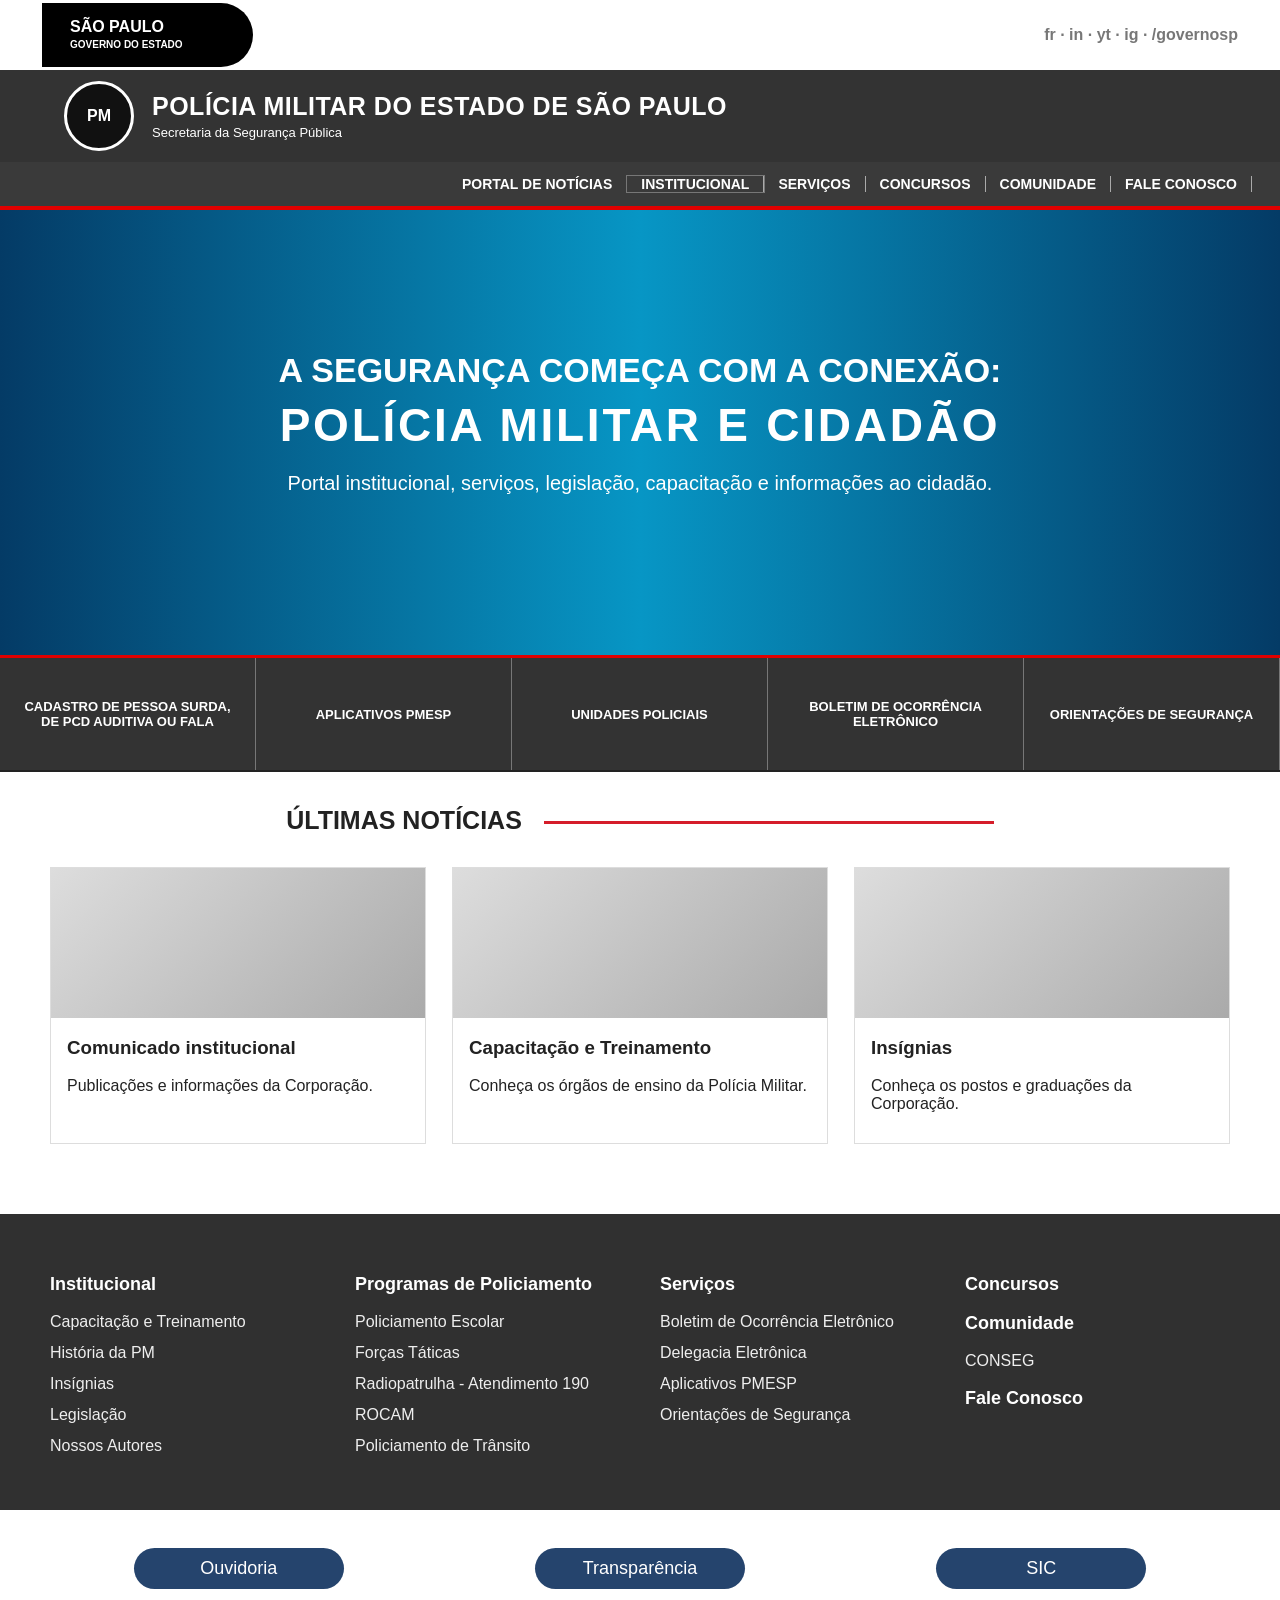
<file: index.html>
<!DOCTYPE html>
<html lang="pt-BR">
<head>
  <meta charset="UTF-8">
  <meta name="viewport" content="width=device-width, initial-scale=1.0">
  <title>PMESP - Portal Institucional</title>
  <link rel="stylesheet" href="style.css">
</head>
<body>

<div class="gov-top">
  <div class="gov-logo">SÃO PAULO<br><span>GOVERNO DO ESTADO</span></div>
  <div class="gov-social">fr · in · yt · ig · /governosp</div>
</div>

<header class="site-header">
  <div class="brand-area">
    <div class="crest">PM</div>
    <div>
      <h1>POLÍCIA MILITAR DO ESTADO DE SÃO PAULO</h1>
      <p>Secretaria da Segurança Pública</p>
    </div>
  </div>

  <nav class="main-nav">
    <a href="index.html">PORTAL DE NOTÍCIAS</a>
    <div class="nav-item">
      <a class="active" href="#">INSTITUCIONAL</a>
      <div class="mega-menu">
        <div>
          <a href="capacitacao.html">Capacitação e Treinamento</a>
          <a href="historia.html">História da PM</a>
          <a href="insignias.html">Insígnias</a>
          <a href="#">Legislação</a>
          <a href="#">Nossos Autores</a>
        </div>
        <div>
          <a href="#">Organização</a>
          <a href="#">Planejamento Estratégico</a>
          <a href="#">Vultos Históricos</a>
          <a href="#">Brasão de Armas</a>
          <a href="#">Canção da PM</a>
          <a href="#">Revista A Força Policial</a>
        </div>
        <div>
          <h3>Programas de Policiamento</h3>
          <a href="#">Policiamento Escolar</a>
          <a href="#">Forças Táticas</a>
          <a href="#">Radiopatrulha - Atendimento 190</a>
          <a href="#">ROCAM</a>
          <a href="#">Policiamento de Trânsito</a>
          <a href="#">Policiamento Comunitário</a>
        </div>
      </div>
    </div>
    <a href="#">SERVIÇOS</a>
    <a href="#">CONCURSOS</a>
    <a href="#">COMUNIDADE</a>
    <a href="#">FALE CONOSCO</a>
  </nav>
</header>

<section class="hero-official">
  <div class="hero-text">
    <h2>A SEGURANÇA COMEÇA COM A CONEXÃO:</h2>
    <h3>POLÍCIA MILITAR E CIDADÃO</h3>
    <p>Portal institucional, serviços, legislação, capacitação e informações ao cidadão.</p>
  </div>
</section>
<section class="service-strip">
  <a>CADASTRO DE PESSOA SURDA, DE PCD AUDITIVA OU FALA</a>
  <a>APLICATIVOS PMESP</a>
  <a>UNIDADES POLICIAIS</a>
  <a>BOLETIM DE OCORRÊNCIA ELETRÔNICO</a>
  <a>ORIENTAÇÕES DE SEGURANÇA</a>
</section>
<main class="container">
  <h2 class="section-heading">ÚLTIMAS NOTÍCIAS</h2>
  <div class="news-grid">
    <article><div class="news-img"></div><h3>Comunicado institucional</h3><p>Publicações e informações da Corporação.</p></article>
    <article><div class="news-img"></div><h3>Capacitação e Treinamento</h3><p>Conheça os órgãos de ensino da Polícia Militar.</p></article>
    <article><div class="news-img"></div><h3>Insígnias</h3><p>Conheça os postos e graduações da Corporação.</p></article>
  </div>
</main>

<footer class="footer">
  <div class="footer-cols">
    <div>
      <h3>Institucional</h3>
      <a href="capacitacao.html">Capacitação e Treinamento</a>
      <a href="historia.html">História da PM</a>
      <a href="insignias.html">Insígnias</a>
      <a>Legislação</a>
      <a>Nossos Autores</a>
    </div>
    <div>
      <h3>Programas de Policiamento</h3>
      <a>Policiamento Escolar</a>
      <a>Forças Táticas</a>
      <a>Radiopatrulha - Atendimento 190</a>
      <a>ROCAM</a>
      <a>Policiamento de Trânsito</a>
    </div>
    <div>
      <h3>Serviços</h3>
      <a>Boletim de Ocorrência Eletrônico</a>
      <a>Delegacia Eletrônica</a>
      <a>Aplicativos PMESP</a>
      <a>Orientações de Segurança</a>
    </div>
    <div>
      <h3>Concursos</h3>
      <h3>Comunidade</h3>
      <a>CONSEG</a>
      <h3>Fale Conosco</h3>
    </div>
  </div>
  <div class="footer-buttons">
    <button>Ouvidoria</button>
    <button>Transparência</button>
    <button>SIC</button>
  </div>
</footer>

</body>
</html>
</file>
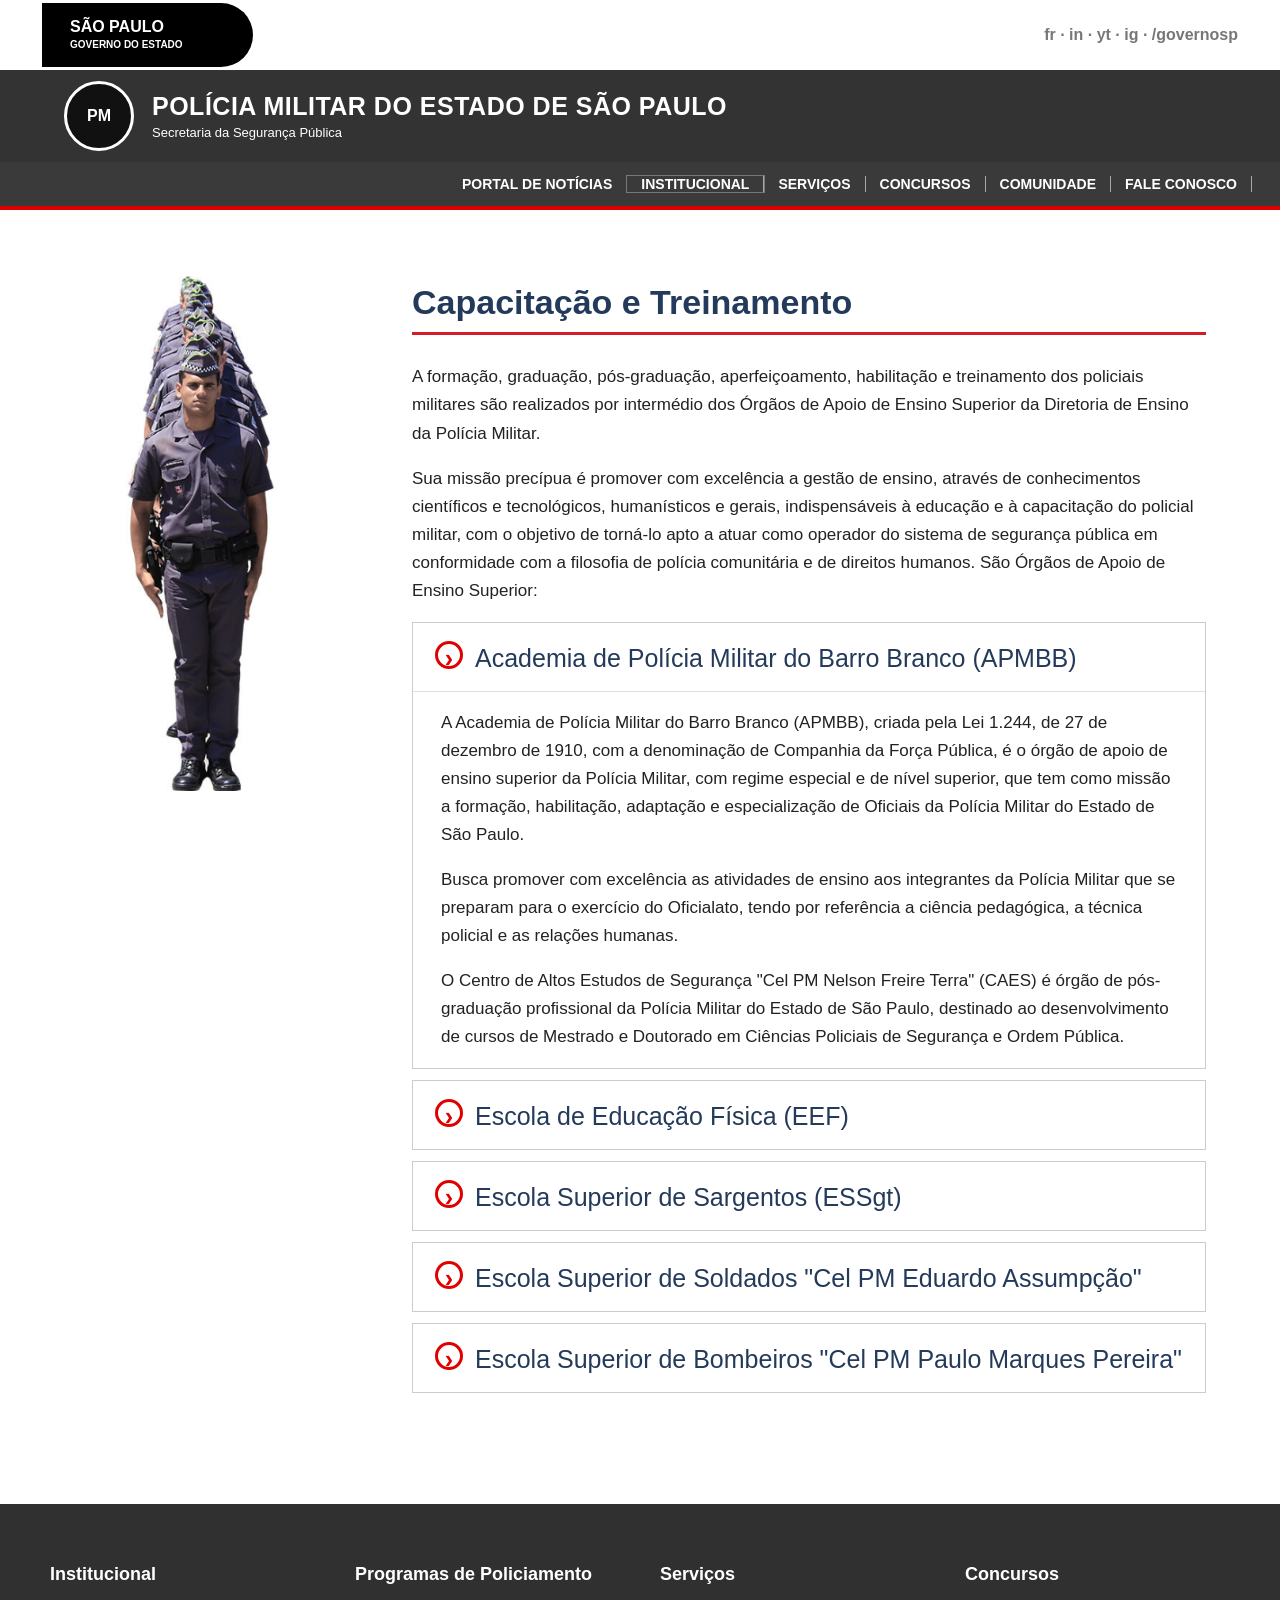
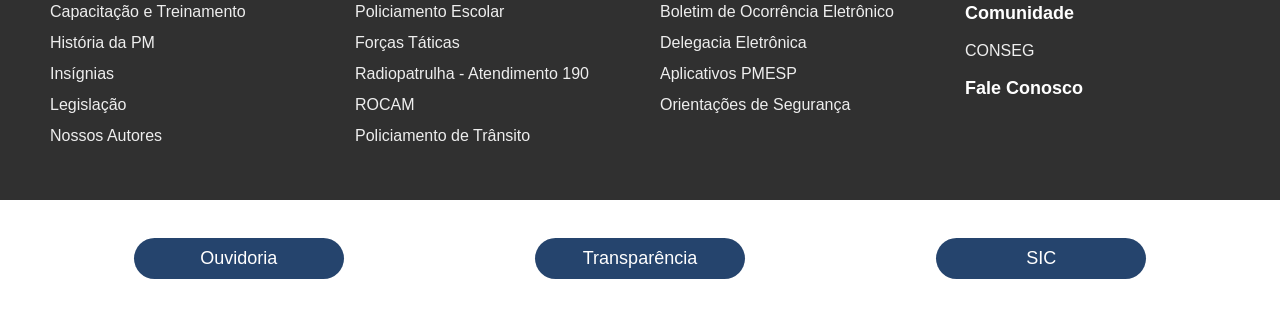
<file: capacitacao.html>
<!DOCTYPE html>
<html lang="pt-BR">
<head>
  <meta charset="UTF-8">
  <meta name="viewport" content="width=device-width, initial-scale=1.0">
  <title>Capacitação e Treinamento - PMESP</title>
  <link rel="stylesheet" href="style.css">
</head>
<body>

<div class="gov-top">
  <div class="gov-logo">SÃO PAULO<br><span>GOVERNO DO ESTADO</span></div>
  <div class="gov-social">fr · in · yt · ig · /governosp</div>
</div>

<header class="site-header">
  <div class="brand-area">
    <div class="crest">PM</div>
    <div>
      <h1>POLÍCIA MILITAR DO ESTADO DE SÃO PAULO</h1>
      <p>Secretaria da Segurança Pública</p>
    </div>
  </div>

  <nav class="main-nav">
    <a href="index.html">PORTAL DE NOTÍCIAS</a>
    <div class="nav-item">
      <a class="active" href="#">INSTITUCIONAL</a>
      <div class="mega-menu">
        <div>
          <a href="capacitacao.html">Capacitação e Treinamento</a>
          <a href="historia.html">História da PM</a>
          <a href="insignias.html">Insígnias</a>
          <a href="legislacao.html">Legislação</a>
          <a href="#">Nossos Autores</a>
        </div>
        <div>
          <a href="#">Organização</a>
          <a href="#">Planejamento Estratégico</a>
          <a href="#">Vultos Históricos</a>
          <a href="#">Brasão de Armas</a>
          <a href="#">Canção da PM</a>
          <a href="#">Revista A Força Policial</a>
        </div>
        <div>
          <h3>Programas de Policiamento</h3>
          <a href="#">Policiamento Escolar</a>
          <a href="#">Forças Táticas</a>
          <a href="#">Radiopatrulha - Atendimento 190</a>
          <a href="#">ROCAM</a>
          <a href="#">Policiamento de Trânsito</a>
          <a href="#">Policiamento Comunitário</a>
        </div>
      </div>
    </div>
    <a href="#">SERVIÇOS</a>
    <a href="#">CONCURSOS</a>
    <a href="#">COMUNIDADE</a>
    <a href="#">FALE CONOSCO</a>
  </nav>
</header>

<main class="page container">
  <aside class="side-photo">
    <img class="training-photo" src="assets/formatura-pm.png" alt="Formação de policiais militares">
  </aside>
  <section class="content">
    <h2 class="page-title">Capacitação e Treinamento</h2>
    <p>A formação, graduação, pós-graduação, aperfeiçoamento, habilitação e treinamento dos policiais militares são realizados por intermédio dos Órgãos de Apoio de Ensino Superior da Diretoria de Ensino da Polícia Militar.</p>
    <p>Sua missão precípua é promover com excelência a gestão de ensino, através de conhecimentos científicos e tecnológicos, humanísticos e gerais, indispensáveis à educação e à capacitação do policial militar, com o objetivo de torná-lo apto a atuar como operador do sistema de segurança pública em conformidade com a filosofia de polícia comunitária e de direitos humanos. São Órgãos de Apoio de Ensino Superior:</p>
    <div class="accordion">
      <details open>
        <summary>Academia de Polícia Militar do Barro Branco (APMBB)</summary>
        <p>A Academia de Polícia Militar do Barro Branco (APMBB), criada pela Lei 1.244, de 27 de dezembro de 1910, com a denominação de Companhia da Força Pública, é o órgão de apoio de ensino superior da Polícia Militar, com regime especial e de nível superior, que tem como missão a formação, habilitação, adaptação e especialização de Oficiais da Polícia Militar do Estado de São Paulo.</p>
        <p>Busca promover com excelência as atividades de ensino aos integrantes da Polícia Militar que se preparam para o exercício do Oficialato, tendo por referência a ciência pedagógica, a técnica policial e as relações humanas.</p>
        <p>O Centro de Altos Estudos de Segurança "Cel PM Nelson Freire Terra" (CAES) é órgão de pós-graduação profissional da Polícia Militar do Estado de São Paulo, destinado ao desenvolvimento de cursos de Mestrado e Doutorado em Ciências Policiais de Segurança e Ordem Pública.</p>
      </details>
      <details>
        <summary>Escola de Educação Física (EEF)</summary>
        <p>Responsável pela Graduação de Oficiais e Praças da Polícia Militar em Educação Física, também realiza especializações voltadas ao aprimoramento das doutrinas de policiamento e segurança pública.</p>
        <p>Promove atendimento fisioterápico e presta serviço ambulatorial nas especialidades ortopédica, traumatológica e desportiva, voltada aos policiais militares e seus dependentes.</p>
        <p>São oferecidos os seguintes serviços: fisioterapia clássica e reeducação postural global.</p>
        <p><strong>Documentação necessária:</strong></p>
        <ul><li>Xerox funcional</li><li>2 fotos 3x4</li><li>Inspeção anual de saúde</li><li>Preenchimento de ficha com informações</li></ul>
      </details>
      <details>
        <summary>Escola Superior de Sargentos (ESSgt)</summary>
        <p>Tem sua origem num dos mais tradicionais Batalhões de Polícia Militar do Estado de São Paulo, o 2º Batalhão. Destina-se a formar e aperfeiçoar sargentos policiais militares, pautada na ciência pedagógica, técnica policial, respeito ao meio ambiente e relações humanas.</p>
        <p>Busca consolidar-se como referência em liderança, com excelência e cultura de valorização das atribuições policiais militares.</p>
        <p>Oferece o Curso de Formação de Sargentos (CFS), o Curso de Aperfeiçoamento de Sargentos (CAS) e cursos ou estágios de especialização de praças.</p>
      </details>
      <details>
        <summary>Escola Superior de Soldados "Cel PM Eduardo Assumpção"</summary>
        <p>A Escola Superior de Soldados busca continuadamente aperfeiçoar o currículo de formação do Policial Militar, tendo, a partir de 1995, recepcionado e implementado a ideia do Policial Comunitário como nova filosofia educacional.</p>
        <p>Além da atividade precípua de formar o Soldado PM de 2ª Classe masculino e feminino, realiza também o Curso de Direção Defensiva aos Oficiais e Praças da Instituição.</p>
      </details>
      <details>
        <summary>Escola Superior de Bombeiros "Cel PM Paulo Marques Pereira"</summary>
        <p>A Escola Superior de Bombeiros é tradicional órgão de ensino, localizado no município de Franco da Rocha, tornando-se referência nacional na formação e especialização de Oficiais e Praças.</p>
        <ul><li>Curso de Bombeiros para Oficiais</li><li>Curso de Bombeiros para Sargentos</li><li>Curso de Formação de Soldados</li><li>Curso de Mergulho Autônomo</li><li>Curso de Salvamento em Altura</li><li>Curso de Salvamento Terrestre</li><li>Curso de Resgate e Emergências Médicas</li><li>Curso de Guarda Vidas</li><li>Curso de Produtos Perigosos</li></ul>
      </details>
    </div>
  </section>
</main>

<footer class="footer">
  <div class="footer-cols">
    <div>
      <h3>Institucional</h3>
      <a href="capacitacao.html">Capacitação e Treinamento</a>
      <a href="historia.html">História da PM</a>
      <a href="insignias.html">Insígnias</a>
      <a href="legislacao.html">Legislação</a>
      <a>Nossos Autores</a>
    </div>
    <div>
      <h3>Programas de Policiamento</h3>
      <a>Policiamento Escolar</a>
      <a>Forças Táticas</a>
      <a>Radiopatrulha - Atendimento 190</a>
      <a>ROCAM</a>
      <a>Policiamento de Trânsito</a>
    </div>
    <div>
      <h3>Serviços</h3>
      <a>Boletim de Ocorrência Eletrônico</a>
      <a>Delegacia Eletrônica</a>
      <a>Aplicativos PMESP</a>
      <a>Orientações de Segurança</a>
    </div>
    <div>
      <h3>Concursos</h3>
      <h3>Comunidade</h3>
      <a>CONSEG</a>
      <h3>Fale Conosco</h3>
    </div>
  </div>
  <div class="footer-buttons">
    <button>Ouvidoria</button>
    <button>Transparência</button>
    <button>SIC</button>
  </div>
</footer>

</body>
</html>
</file>
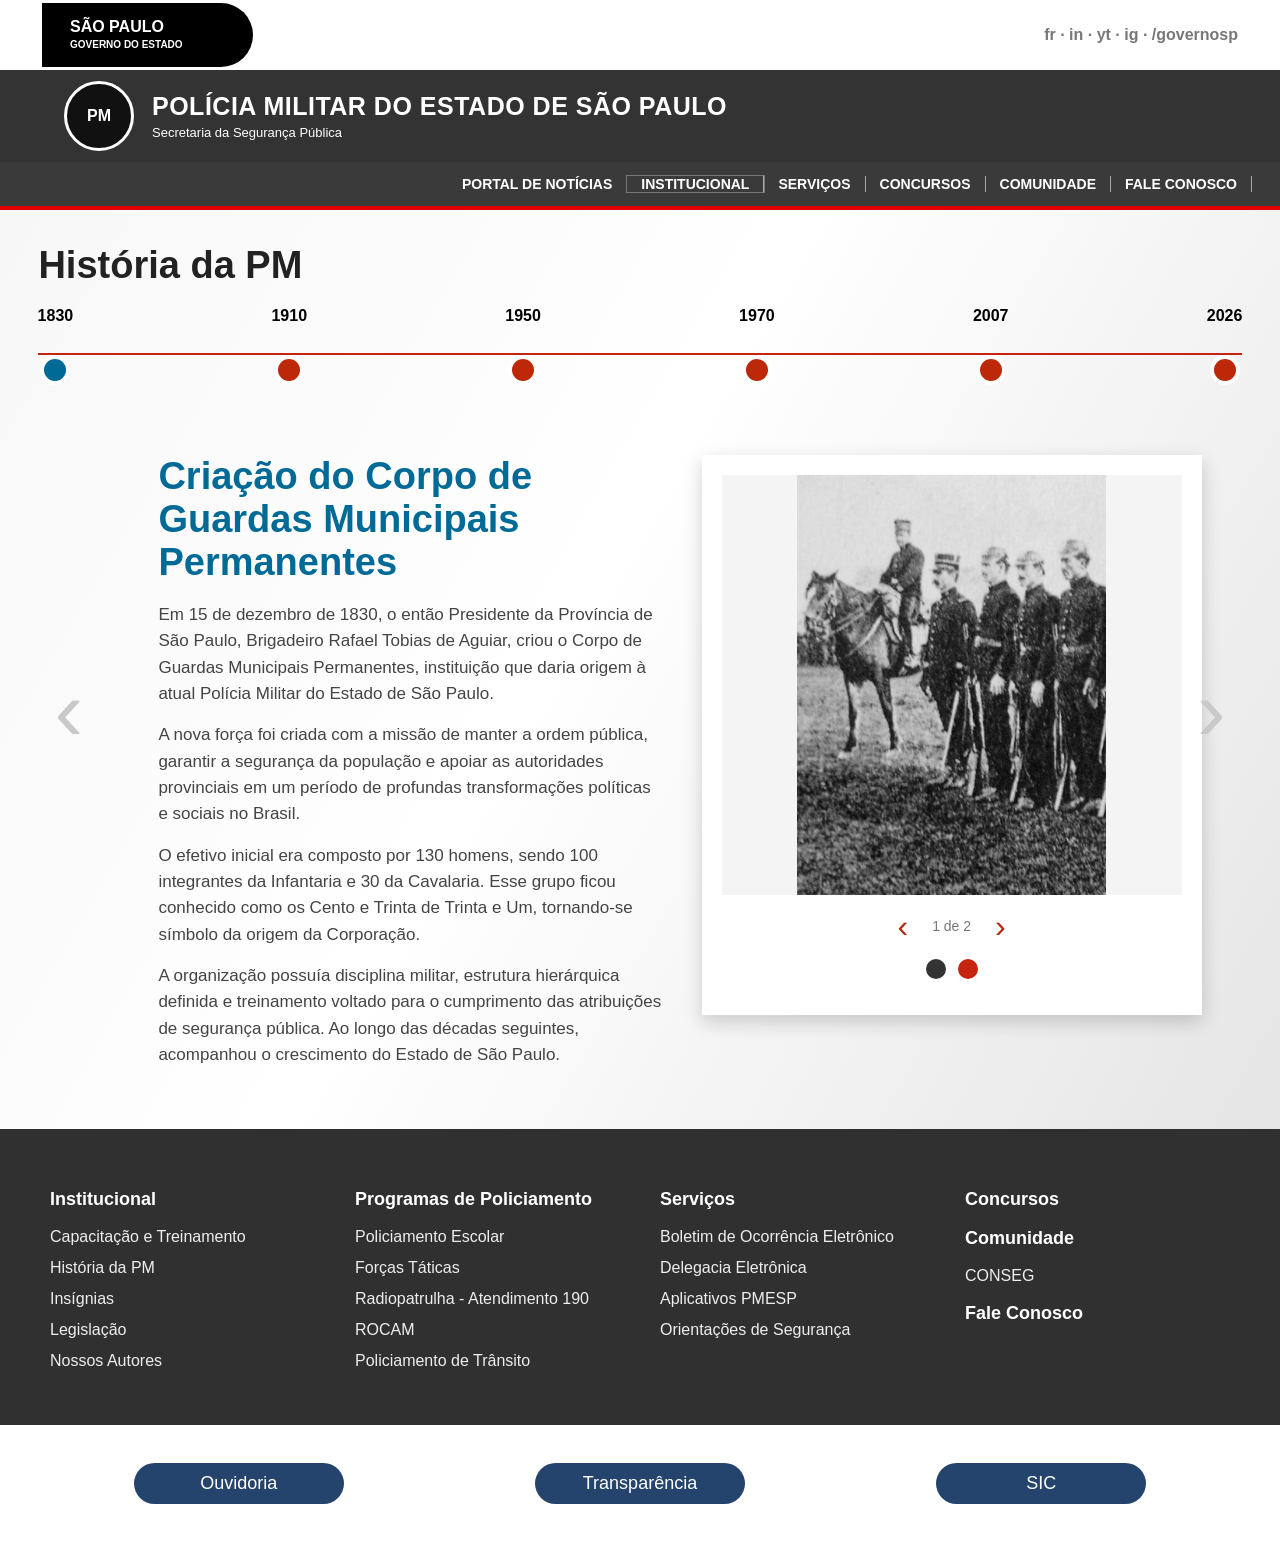
<file: historia.html>
<!DOCTYPE html>
<html lang="pt-BR">
<head>
  <meta charset="UTF-8">
  <meta name="viewport" content="width=device-width, initial-scale=1.0">
  <title>História da PM - PMESP</title>
  <link rel="stylesheet" href="style.css">
</head>
<body>

<div class="gov-top">
  <div class="gov-logo">SÃO PAULO<br><span>GOVERNO DO ESTADO</span></div>
  <div class="gov-social">fr · in · yt · ig · /governosp</div>
</div>

<header class="site-header">
  <div class="brand-area">
    <div class="crest">PM</div>
    <div>
      <h1>POLÍCIA MILITAR DO ESTADO DE SÃO PAULO</h1>
      <p>Secretaria da Segurança Pública</p>
    </div>
  </div>

  <nav class="main-nav">
    <a href="index.html">PORTAL DE NOTÍCIAS</a>
    <div class="nav-item">
      <a class="active" href="#">INSTITUCIONAL</a>
      <div class="mega-menu">
        <div>
          <a href="capacitacao.html">Capacitação e Treinamento</a>
          <a href="historia.html">História da PM</a>
          <a href="insignias.html">Insígnias</a>
          <a href="legislacao.html">Legislação</a>
          <a href="#">Nossos Autores</a>
        </div>
        <div>
          <a href="#">Organização</a>
          <a href="#">Planejamento Estratégico</a>
          <a href="#">Vultos Históricos</a>
          <a href="#">Brasão de Armas</a>
          <a href="#">Canção da PM</a>
          <a href="#">Revista A Força Policial</a>
        </div>
        <div>
          <h3>Programas de Policiamento</h3>
          <a href="#">Policiamento Escolar</a>
          <a href="#">Forças Táticas</a>
          <a href="#">Radiopatrulha - Atendimento 190</a>
          <a href="#">ROCAM</a>
          <a href="#">Policiamento de Trânsito</a>
          <a href="#">Policiamento Comunitário</a>
        </div>
      </div>
    </div>
    <a href="#">SERVIÇOS</a>
    <a href="#">CONCURSOS</a>
    <a href="#">COMUNIDADE</a>
    <a href="#">FALE CONOSCO</a>
  </nav>
</header>

<main class="history-page official-history">
  <div class="history-wrap">
    <h2 class="history-title">História da PM</h2>
    <div class="timeline history-timeline">
      <button class="dot active" data-year="1830"><span>1830</span></button>
      <button class="dot" data-year="1910"><span>1910</span></button>
      <button class="dot" data-year="1950"><span>1950</span></button>
      <button class="dot" data-year="1970"><span>1970</span></button>
      <button class="dot" data-year="2007"><span>2007</span></button>
      <button class="dot" data-year="2026"><span>2026</span></button>
    </div>
    <section class="history-card history-official-card">
      <button class="arrow left" onclick="prevEvent()">‹</button>
      <div class="history-text">
        <h3 id="eventTitle"></h3>
        <div id="eventText"></div>
      </div>
      <div class="history-image history-carousel-box">
        <img id="eventImage" src="assets/historia-1830-1.png" alt="História da PM">
        <div class="history-photo-controls">
          <button onclick="prevHistoryPhoto()">‹</button>
          <span id="photoCounter">1 de 2</span>
          <button onclick="nextHistoryPhoto()">›</button>
        </div>
        <div class="image-dots" id="historyPhotoDots"></div>
      </div>
      <button class="arrow right" onclick="nextEvent()">›</button>
    </section>
  </div>
</main>

<footer class="footer">
  <div class="footer-cols">
    <div>
      <h3>Institucional</h3>
      <a href="capacitacao.html">Capacitação e Treinamento</a>
      <a href="historia.html">História da PM</a>
      <a href="insignias.html">Insígnias</a>
      <a href="legislacao.html">Legislação</a>
      <a>Nossos Autores</a>
    </div>
    <div>
      <h3>Programas de Policiamento</h3>
      <a>Policiamento Escolar</a>
      <a>Forças Táticas</a>
      <a>Radiopatrulha - Atendimento 190</a>
      <a>ROCAM</a>
      <a>Policiamento de Trânsito</a>
    </div>
    <div>
      <h3>Serviços</h3>
      <a>Boletim de Ocorrência Eletrônico</a>
      <a>Delegacia Eletrônica</a>
      <a>Aplicativos PMESP</a>
      <a>Orientações de Segurança</a>
    </div>
    <div>
      <h3>Concursos</h3>
      <h3>Comunidade</h3>
      <a>CONSEG</a>
      <h3>Fale Conosco</h3>
    </div>
  </div>
  <div class="footer-buttons">
    <button>Ouvidoria</button>
    <button>Transparência</button>
    <button>SIC</button>
  </div>
</footer>

<script src="script.js"></script>
</body>
</html>
</file>
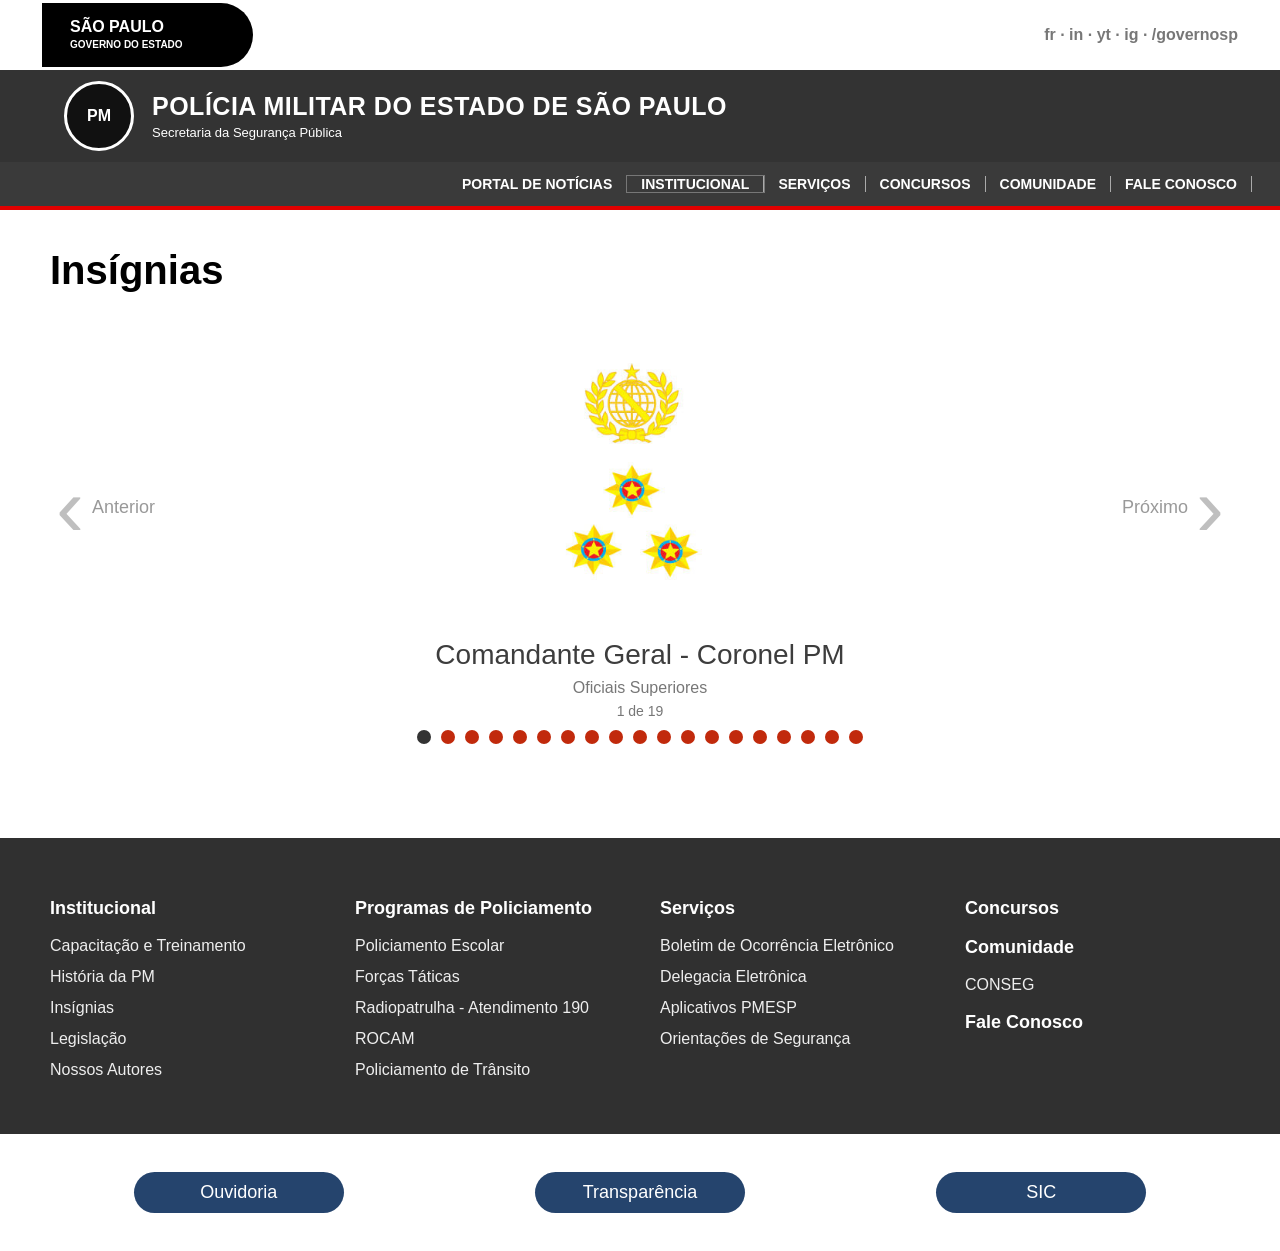
<file: insignias.html>
<!DOCTYPE html>
<html lang="pt-BR">
<head>
  <meta charset="UTF-8">
  <meta name="viewport" content="width=device-width, initial-scale=1.0">
  <title>Insígnias - PMESP</title>
  <link rel="stylesheet" href="style.css">
</head>
<body>

<div class="gov-top">
  <div class="gov-logo">SÃO PAULO<br><span>GOVERNO DO ESTADO</span></div>
  <div class="gov-social">fr · in · yt · ig · /governosp</div>
</div>

<header class="site-header">
  <div class="brand-area">
    <div class="crest">PM</div>
    <div>
      <h1>POLÍCIA MILITAR DO ESTADO DE SÃO PAULO</h1>
      <p>Secretaria da Segurança Pública</p>
    </div>
  </div>

  <nav class="main-nav">
    <a href="index.html">PORTAL DE NOTÍCIAS</a>
    <div class="nav-item">
      <a class="active" href="#">INSTITUCIONAL</a>
      <div class="mega-menu">
        <div>
          <a href="capacitacao.html">Capacitação e Treinamento</a>
          <a href="historia.html">História da PM</a>
          <a href="insignias.html">Insígnias</a>
          <a href="legislacao.html">Legislação</a>
          <a href="#">Nossos Autores</a>
        </div>
        <div>
          <a href="#">Organização</a>
          <a href="#">Planejamento Estratégico</a>
          <a href="#">Vultos Históricos</a>
          <a href="#">Brasão de Armas</a>
          <a href="#">Canção da PM</a>
          <a href="#">Revista A Força Policial</a>
        </div>
        <div>
          <h3>Programas de Policiamento</h3>
          <a href="#">Policiamento Escolar</a>
          <a href="#">Forças Táticas</a>
          <a href="#">Radiopatrulha - Atendimento 190</a>
          <a href="#">ROCAM</a>
          <a href="#">Policiamento de Trânsito</a>
          <a href="#">Policiamento Comunitário</a>
        </div>
      </div>
    </div>
    <a href="#">SERVIÇOS</a>
    <a href="#">CONCURSOS</a>
    <a href="#">COMUNIDADE</a>
    <a href="#">FALE CONOSCO</a>
  </nav>
</header>

<main class="insignia-carousel-page">
  <div class="insignia-stage">
    <h2>Insígnias</h2>
    <button class="insignia-arrow arrow-prev" onclick="prevRank()">‹ <span>Anterior</span></button>
    <section class="insignia-view">
      <img id="rankImage" src="assets/insignia-01.png" alt="Comandante-Geral">
      <h3 id="rankName">Comandante Geral - Coronel PM</h3>
      <p id="rankCategory">Oficiais Superiores</p>
    </section>
    <button class="insignia-arrow arrow-next" onclick="nextRank()"><span>Próximo</span> ›</button>
    <div class="rank-counter" id="rankCounter">1 de 19</div>
    <div class="rank-dots" id="rankDots"></div>
  </div>
</main>

<footer class="footer">
  <div class="footer-cols">
    <div>
      <h3>Institucional</h3>
      <a href="capacitacao.html">Capacitação e Treinamento</a>
      <a href="historia.html">História da PM</a>
      <a href="insignias.html">Insígnias</a>
      <a href="legislacao.html">Legislação</a>
      <a>Nossos Autores</a>
    </div>
    <div>
      <h3>Programas de Policiamento</h3>
      <a>Policiamento Escolar</a>
      <a>Forças Táticas</a>
      <a>Radiopatrulha - Atendimento 190</a>
      <a>ROCAM</a>
      <a>Policiamento de Trânsito</a>
    </div>
    <div>
      <h3>Serviços</h3>
      <a>Boletim de Ocorrência Eletrônico</a>
      <a>Delegacia Eletrônica</a>
      <a>Aplicativos PMESP</a>
      <a>Orientações de Segurança</a>
    </div>
    <div>
      <h3>Concursos</h3>
      <h3>Comunidade</h3>
      <a>CONSEG</a>
      <h3>Fale Conosco</h3>
    </div>
  </div>
  <div class="footer-buttons">
    <button>Ouvidoria</button>
    <button>Transparência</button>
    <button>SIC</button>
  </div>
</footer>

<script src="script.js"></script>
</body>
</html>
</file>
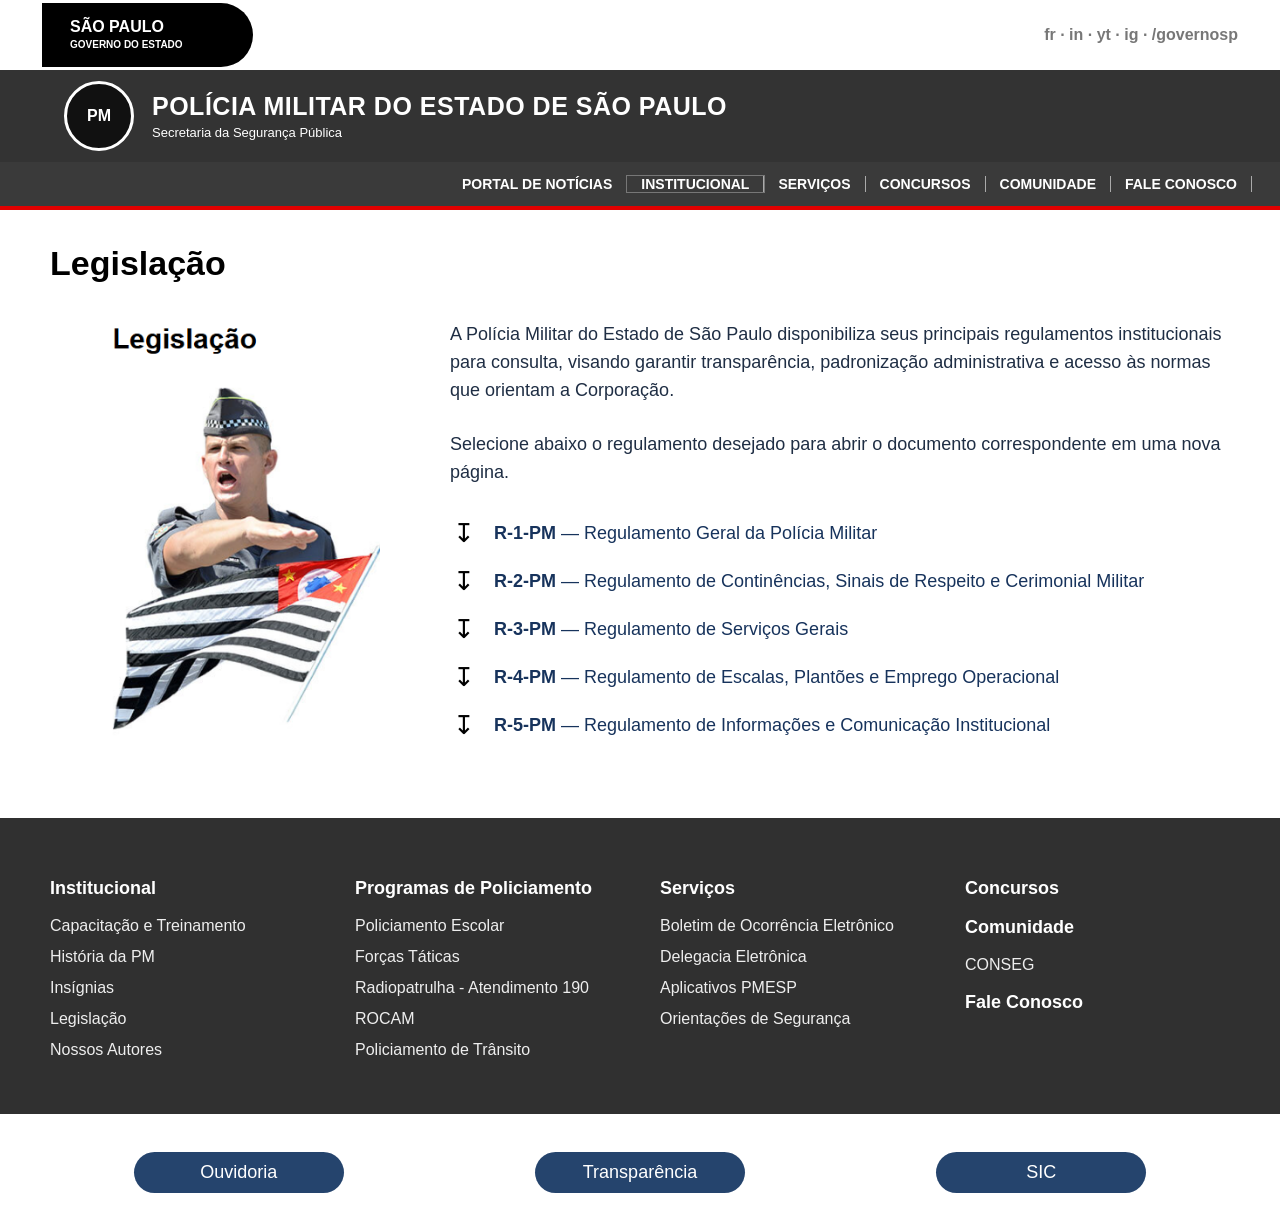
<file: legislacao.html>
<!DOCTYPE html>
<html lang="pt-BR">
<head>
  <meta charset="UTF-8">
  <meta name="viewport" content="width=device-width, initial-scale=1.0">
  <title>Legislação - PMESP</title>
  <link rel="stylesheet" href="style.css">

<style>
/* Correção direta da página Legislação */
.leg-page-title{
  width:min(1180px,94%);
  margin:34px auto 34px;
}
.leg-page-title h2{
  font-size:34px;
  line-height:1.1;
  color:#000;
  font-weight:800;
  margin:0;
}
.leg-main{
  width:min(1180px,94%);
  margin:0 auto 80px;
  display:flex;
  align-items:flex-start;
  gap:70px;
}
.leg-photo{
  flex:0 0 330px;
}
.leg-photo img{
  width:330px;
  max-width:330px;
  height:auto;
  display:block;
}
.leg-content{
  flex:1;
  padding-top:4px;
}
.leg-content p{
  font-size:18px;
  line-height:1.55;
  color:#1f2e44;
  margin:0 0 26px;
}
.leg-list{
  margin-top:34px;
  display:flex;
  flex-direction:column;
  gap:22px;
}
.leg-link{
  display:flex;
  align-items:center;
  gap:16px;
  color:#17335c;
  text-decoration:none;
  font-size:18px;
  line-height:1.4;
}
.leg-link:hover{
  text-decoration:underline;
}
.leg-icon{
  color:#000;
  font-size:26px;
  width:28px;
  text-align:center;
  line-height:1;
}
@media(max-width:900px){
  .leg-main{
    flex-direction:column;
    gap:24px;
  }
  .leg-photo img{
    width:280px;
    max-width:280px;
  }
  .leg-content p,.leg-link{
    font-size:16px;
  }
}
</style>

</head>
<body>
<div class="gov-top">
  <div class="gov-logo">SÃO PAULO<br><span>GOVERNO DO ESTADO</span></div>
  <div class="gov-social">fr · in · yt · ig · /governosp</div>
</div>

<header class="site-header">
  <div class="brand-area">
    <div class="crest">PM</div>
    <div>
      <h1>POLÍCIA MILITAR DO ESTADO DE SÃO PAULO</h1>
      <p>Secretaria da Segurança Pública</p>
    </div>
  </div>

  <nav class="main-nav">
    <a href="index.html">PORTAL DE NOTÍCIAS</a>
    <div class="nav-item">
      <a class="active" href="#">INSTITUCIONAL</a>
      <div class="mega-menu">
        <div>
          <a href="capacitacao.html">Capacitação e Treinamento</a>
          <a href="historia.html">História da PM</a>
          <a href="insignias.html">Insígnias</a>
          <a href="legislacao.html">Legislação</a>
          <a href="#">Nossos Autores</a>
        </div>
        <div>
          <a href="#">Organização</a>
          <a href="#">Planejamento Estratégico</a>
          <a href="#">Vultos Históricos</a>
          <a href="#">Brasão de Armas</a>
          <a href="#">Canção da PM</a>
          <a href="#">Revista A Força Policial</a>
        </div>
        <div>
          <h3>Programas de Policiamento</h3>
          <a href="#">Policiamento Escolar</a>
          <a href="#">Forças Táticas</a>
          <a href="#">Radiopatrulha - Atendimento 190</a>
          <a href="#">ROCAM</a>
          <a href="#">Policiamento de Trânsito</a>
          <a href="#">Policiamento Comunitário</a>
        </div>
      </div>
    </div>
    <a href="#">SERVIÇOS</a>
    <a href="#">CONCURSOS</a>
    <a href="#">COMUNIDADE</a>
    <a href="#">FALE CONOSCO</a>
  </nav>
</header>




<div class="legislation-title-wrap">
  <h2>Legislação</h2>
</div>


<main class="leg-main">
  <aside class="leg-photo">
    <img src="assets/legislacao-pm.png" alt="Policial Militar com a bandeira do Estado de São Paulo">
  </aside>

  <section class="leg-content">
    <p>A Polícia Militar do Estado de São Paulo disponibiliza seus principais regulamentos institucionais para consulta, visando garantir transparência, padronização administrativa e acesso às normas que orientam a Corporação.</p>

    <p>Selecione abaixo o regulamento desejado para abrir o documento correspondente em uma nova página.</p>

    <div class="leg-list">
      <a class="leg-link" href="https://docs.google.com/document/d/13VWRryDE1p6or5WbMW3d5_zCLZyziI9FA1CeMZnAkAc/edit?usp=sharing" target="_blank" rel="noopener">
        <span class="leg-icon">↧</span>
        <span><strong>R-1-PM</strong> — Regulamento Geral da Polícia Militar</span>
      </a>
      <a class="leg-link" href="https://docs.google.com/document/d/1nbTC-V0B8ZzFEb95NBbOYiaTbxzGILaZEp61V-5bZao/edit?usp=sharing" target="_blank" rel="noopener">
        <span class="leg-icon">↧</span>
        <span><strong>R-2-PM</strong> — Regulamento de Continências, Sinais de Respeito e Cerimonial Militar</span>
      </a>
      <a class="leg-link" href="https://docs.google.com/document/d/1g4p47XSng8fjzIYFRWbJDUpzDhKMgluCsV4UD9RETLg/edit?usp=sharing" target="_blank" rel="noopener">
        <span class="leg-icon">↧</span>
        <span><strong>R-3-PM</strong> — Regulamento de Serviços Gerais</span>
      </a>
      <a class="leg-link" href="https://docs.google.com/document/d/15yQ_i10PTh7Dx62PLcA7C8khuxIJjN6znI8gIbBblY0/edit?usp=sharing" target="_blank" rel="noopener">
        <span class="leg-icon">↧</span>
        <span><strong>R-4-PM</strong> — Regulamento de Escalas, Plantões e Emprego Operacional</span>
      </a>
      <a class="leg-link" href="https://docs.google.com/document/d/1whaysQRvcypeZ2EOfmOY_T3lEcjhQoAyemmnGNQ6tyg/edit?usp=sharing" target="_blank" rel="noopener">
        <span class="leg-icon">↧</span>
        <span><strong>R-5-PM</strong> — Regulamento de Informações e Comunicação Institucional</span>
      </a>
    </div>
  </section>
</main>

<footer class="footer">
  <div class="footer-cols">
    <div>
      <h3>Institucional</h3>
      <a href="capacitacao.html">Capacitação e Treinamento</a>
      <a href="historia.html">História da PM</a>
      <a href="insignias.html">Insígnias</a>
      <a href="legislacao.html">Legislação</a>
      <a>Nossos Autores</a>
    </div>
    <div>
      <h3>Programas de Policiamento</h3>
      <a>Policiamento Escolar</a>
      <a>Forças Táticas</a>
      <a>Radiopatrulha - Atendimento 190</a>
      <a>ROCAM</a>
      <a>Policiamento de Trânsito</a>
    </div>
    <div>
      <h3>Serviços</h3>
      <a>Boletim de Ocorrência Eletrônico</a>
      <a>Delegacia Eletrônica</a>
      <a>Aplicativos PMESP</a>
      <a>Orientações de Segurança</a>
    </div>
    <div>
      <h3>Concursos</h3>
      <h3>Comunidade</h3>
      <a>CONSEG</a>
      <h3>Fale Conosco</h3>
    </div>
  </div>
  <div class="footer-buttons">
    <button>Ouvidoria</button>
    <button>Transparência</button>
    <button>SIC</button>
  </div>
</footer>
</body>
</html>
</file>
<file: style.css>
*{box-sizing:border-box}body{margin:0;font-family:Arial,Helvetica,sans-serif;color:#222;background:#fff}.container{width:min(1180px,94%);margin:0 auto}.gov-top{height:70px;background:#fff;display:flex;align-items:center;justify-content:space-between;padding:0 42px;color:#555}.gov-logo{background:#000;color:#fff;border-radius:0 35px 35px 0;padding:16px 70px 16px 28px;font-weight:900;line-height:1}.gov-logo span{font-size:10px}.gov-social{font-weight:700;color:#777}.site-header{background:#333;color:#fff;border-bottom:4px solid #e10000}.brand-area{height:92px;display:flex;align-items:center;gap:18px;padding-left:64px}.crest{width:70px;height:70px;border:3px solid #fff;border-radius:50%;display:grid;place-items:center;font-weight:900;background:#111}.brand-area h1{font-size:25px;margin:0;letter-spacing:.02em}.brand-area p{margin:4px 0 0;font-size:13px}.main-nav{height:44px;background:#3a3a3a;display:flex;justify-content:flex-end;align-items:center;padding:0 28px;gap:0}.main-nav>a,.nav-item>a{color:#fff;text-decoration:none;font-weight:900;font-size:14px;padding:0 14px;border-right:1px solid #aaa}.main-nav a:hover,.main-nav .active{outline:1px solid #777}.nav-item{position:relative;height:44px;display:flex;align-items:center}.mega-menu{display:none;position:absolute;right:-250px;top:44px;width:1250px;background:#333;padding:34px 36px;z-index:30;grid-template-columns:1fr 1fr 1fr;gap:60px}.nav-item:hover .mega-menu{display:grid}.mega-menu a,.footer a{display:block;color:#eee;text-decoration:none;margin:0 0 13px;font-size:16px}.mega-menu h3{margin-top:0;color:#fff}.hero-official{height:448px;background:linear-gradient(90deg,#043b66,#0796c5,#043b66);display:flex;align-items:center;justify-content:center;color:#fff;text-align:center;border-bottom:3px solid #e10000}.hero-text h2{font-size:34px;margin:0}.hero-text h3{font-size:46px;margin:8px 0;letter-spacing:.06em}.hero-text p{font-size:20px}.service-strip{display:grid;grid-template-columns:repeat(5,1fr);background:#333;border-bottom:2px solid #222}.service-strip a{color:#fff;text-align:center;font-weight:900;font-size:13px;min-height:112px;display:flex;align-items:center;justify-content:center;border-right:1px solid #777;padding:16px}.section-heading{text-align:center;margin:34px 0 32px;font-size:25px}.section-heading:after{content:'';display:inline-block;width:450px;height:3px;background:#d51d2a;margin-left:22px;vertical-align:middle}.news-grid{display:grid;grid-template-columns:repeat(3,1fr);gap:26px;margin-bottom:70px}.news-grid article{background:#fff;border:1px solid #ddd;padding-bottom:14px}.news-img{height:150px;background:linear-gradient(135deg,#ddd,#aaa)}.news-grid h3,.news-grid p{padding:0 16px}.footer{background:#303030;color:#fff}.footer-cols{width:min(1180px,94%);margin:0 auto;display:grid;grid-template-columns:repeat(4,1fr);gap:40px;padding:42px 0}.footer h3{font-size:18px}.footer-buttons{background:#fff;display:flex;justify-content:space-around;padding:38px}.footer-buttons button{background:#25446d;color:white;border:0;border-radius:22px;width:210px;padding:10px;font-size:18px}.page{display:grid;grid-template-columns:300px 1fr;gap:38px;padding:45px 0 70px;align-items:start}.side-photo{display:flex;justify-content:center}.training-photo{max-width:340px;width:100%;height:auto;display:block;margin:0 auto}.page-title{font-size:34px;color:#243a5a;border-bottom:3px solid #d51d2a;padding-bottom:10px}.content{padding:0 24px 30px}.content p{font-size:17px;line-height:1.65}.accordion details{border:1px solid #ccc;margin:11px 0;background:#fff;overflow:hidden}.accordion summary{list-style:none;cursor:pointer;padding:18px 22px;font-size:25px;color:#243a5a}.accordion summary:before{content:'›';display:inline-grid;place-items:center;color:#e10000;border:3px solid #e10000;border-radius:50%;width:22px;height:22px;margin-right:12px;font-weight:bold}.accordion details[open] summary{border-bottom:1px solid #ddd}.accordion details p,.accordion details ul{padding-left:28px;padding-right:28px}.history-page{background:linear-gradient(120deg,#f7f7f7,#fff 45%,#e5e5e5);min-height:760px;padding:0 0 45px}.history-wrap{width:min(1260px,94%);margin:0 auto}.history-title{font-size:38px;padding:34px 0 10px;margin:0}.timeline{position:relative;display:flex;align-items:flex-start;justify-content:space-between;margin:0 0 58px;padding:28px 0 0}.timeline:before{content:'';position:absolute;left:0;right:0;top:56px;height:2px;background:#c52411}.dot{position:relative;background:transparent;border:0;cursor:pointer;height:72px;z-index:1}.dot span{position:absolute;top:-18px;left:50%;transform:translateX(-50%);font-weight:900;font-size:16px}.dot:after{content:'';display:block;width:22px;height:22px;background:#bd2808;border-radius:50%;box-shadow:0 0 0 4px #fff;margin-top:18px}.dot.active:after{background:#006a97}.history-card{position:relative;display:grid;grid-template-columns:1fr 500px;gap:40px;align-items:flex-start;min-height:560px;padding:0 40px}.history-text{padding-left:80px}.history-text h3{font-size:38px;color:#006a97;margin:0 0 18px}.history-text p{font-size:17px;line-height:1.55;color:#444;margin:0 0 15px}.history-image{background:#fff;padding:20px;box-shadow:0 7px 18px rgba(0,0,0,.18);min-height:560px}.history-carousel-box img{
width:100%;
height:380px;
object-fit:cover;
display:block;
background:#f4f4f4;
}.history-photo-controls{display:flex;align-items:center;justify-content:center;gap:18px;margin-top:14px;color:#777;font-size:14px}.history-photo-controls button{border:0;background:transparent;color:#b12b12;font-size:32px;cursor:pointer;line-height:1}.image-dots{text-align:center;margin-top:16px}.image-dots span{display:inline-block;width:20px;height:20px;background:#c52411;border-radius:50%;margin:0 6px;cursor:pointer}.image-dots .dark{background:#333}.arrow{position:absolute;top:205px;border:0;background:transparent;color:#c9c9c9;font-size:86px;cursor:pointer}.arrow.left{left:10px}.arrow.right{right:10px}.insignia-carousel-page{min-height:620px;background:#fff;padding:38px 0 70px}.insignia-stage{position:relative;width:min(1180px,94%);margin:0 auto;text-align:center;min-height:520px}.insignia-stage h2{text-align:left;font-size:40px;margin:0 0 34px;color:#000}.insignia-view{display:flex;flex-direction:column;align-items:center;justify-content:center;min-height:360px}.insignia-view img{max-width:360px;max-height:270px;object-fit:contain;margin:10px auto 35px;display:block}.insignia-view h3{font-size:28px;font-weight:400;color:#3d3d3d;margin:0}.insignia-view p{font-size:16px;color:#777;margin:8px 0 0}.insignia-arrow{position:absolute;top:210px;border:0;background:transparent;color:#bfbfbf;font-size:84px;cursor:pointer;display:flex;align-items:center;gap:8px}.insignia-arrow span{font-size:18px;color:#999}.arrow-prev{left:0}.arrow-next{right:0}.rank-counter{font-size:14px;color:#777;margin-top:6px}.rank-dots{margin-top:10px}.rank-dot{width:14px;height:14px;background:#c12a0c;border:0;border-radius:50%;margin:0 5px;cursor:pointer}.rank-dot.active{background:#333}@media(max-width:900px){.gov-top{height:auto;padding:10px;display:block}.gov-logo{border-radius:20px;padding:14px}.brand-area{padding:18px;height:auto}.brand-area h1{font-size:18px}.main-nav{height:auto;flex-wrap:wrap;justify-content:flex-start}.nav-item:hover .mega-menu{display:none}.hero-official{height:320px}.service-strip,.news-grid,.footer-cols,.page{grid-template-columns:1fr}.section-heading:after{display:none}.history-card{grid-template-columns:1fr;padding:0 15px}.history-text{padding-left:0}.timeline{overflow-x:auto;gap:36px;justify-content:flex-start}.dot{min-width:70px}.history-image{padding:18px}.history-carousel-box img{height:260px}.arrow{display:none}.insignia-arrow{position:static;display:inline-flex;font-size:48px;margin:10px}.insignia-stage h2{text-align:center}.insignia-view img{max-width:260px}.training-photo{max-width:260px}.content{padding:0 8px 25px}}


/* AJUSTE FINAL - Fotos da História da PM */
.history-carousel-box img,
#eventImage{
  width: 100% !important;
  height: 420px !important;
  object-fit: contain !important;
  display: block !important;
  background: #f4f4f4 !important;
}


/* Página Legislação - layout igual ao portal oficial */
.legislation-title-wrap{
  width:min(1180px,94%) !important;
  margin:34px auto 0 !important;
}

.legislation-title-wrap h2{
  font-size:34px !important;
  margin:0 0 34px !important;
  color:#000 !important;
  font-weight:800 !important;
}

.legislation-page{
  width:min(1180px,94%) !important;
  margin:0 auto 80px !important;
  display:flex !important;
  align-items:flex-start !important;
  gap:70px !important;
  padding:0 !important;
}

.legislation-photo{
  flex:0 0 330px !important;
  display:block !important;
  text-align:left !important;
}

.legislation-photo img{
  width:330px !important;
  max-width:330px !important;
  height:auto !important;
  display:block !important;
}

.legislation-content{
  flex:1 !important;
  padding-top:10px !important;
}

.legislation-content .page-title{
  display:none !important;
}

.legislation-content p{
  font-size:18px !important;
  line-height:1.55 !important;
  color:#1f2e44 !important;
  margin:0 0 24px !important;
}

.law-list{
  margin-top:34px !important;
  display:flex !important;
  flex-direction:column !important;
  gap:22px !important;
}

.law-link{
  display:flex !important;
  align-items:center !important;
  gap:16px !important;
  color:#17335c !important;
  text-decoration:none !important;
  font-size:18px !important;
  line-height:1.4 !important;
}

.law-link:hover{
  text-decoration:underline !important;
}

.law-icon{
  font-size:26px !important;
  color:#000 !important;
  width:28px !important;
  text-align:center !important;
}

@media(max-width:900px){
  .legislation-page{
    flex-direction:column !important;
    gap:20px !important;
    padding:0 20px 60px !important;
  }

  .legislation-title-wrap{
    padding:0 20px !important;
  }

  .legislation-photo img{
    width:280px !important;
    max-width:280px !important;
  }

  .law-link{
    font-size:16px !important;
  }
}
</file>
